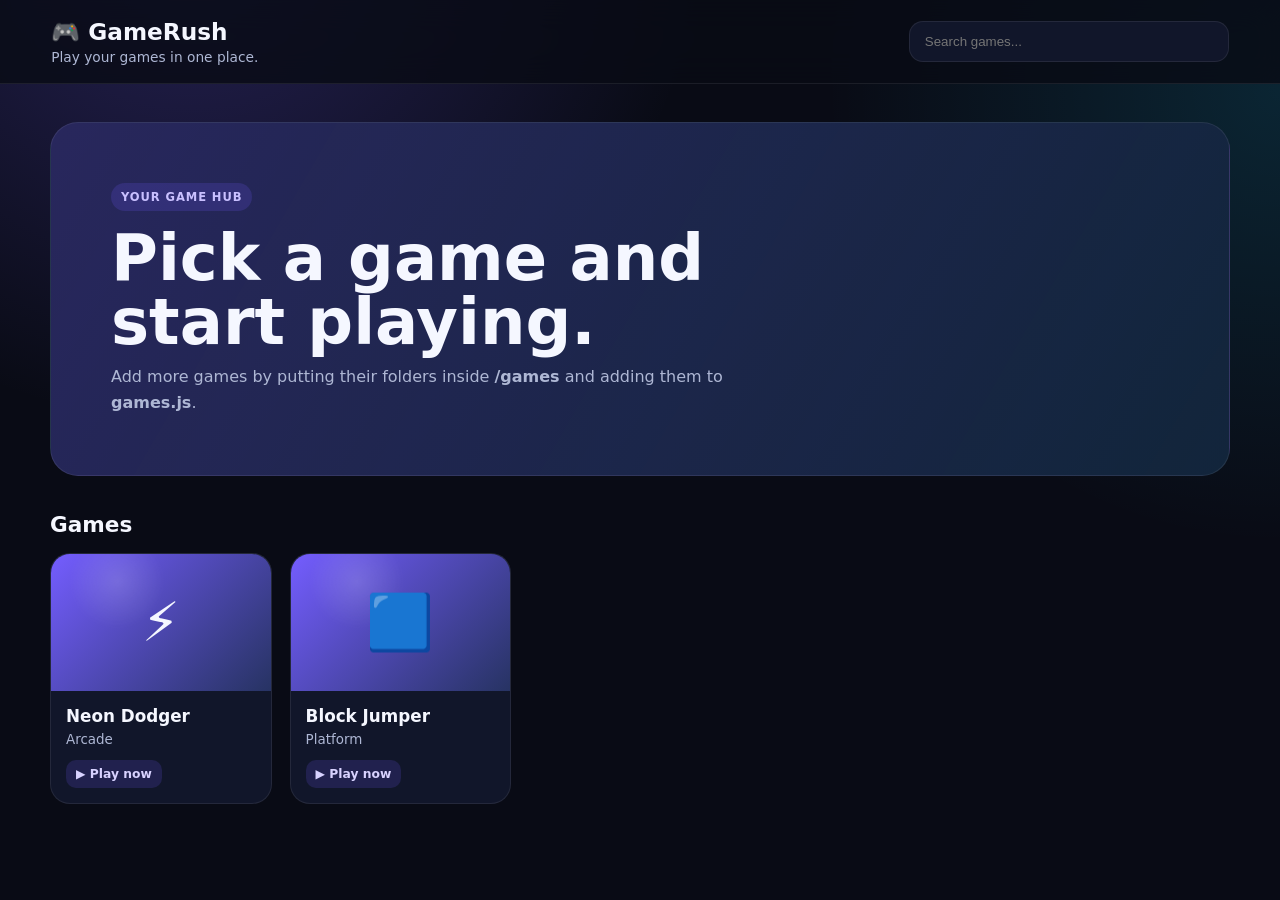
<file: index.html>
<!DOCTYPE html>
<html lang="en">
<head>
  <meta charset="UTF-8" />
  <meta name="viewport" content="width=device-width, initial-scale=1.0" />
  <title>GameZone</title>
  <link rel="stylesheet" href="style.css" />
</head>
<body>
  <header class="topbar">
    <div>
      <h1>🎮 GameRush</h1>
      <p>Play your games in one place.</p>
    </div>
    <input id="search" type="text" placeholder="Search games..." />
  </header>

  <main>
    <section class="hero">
      <div>
        <span class="badge">YOUR GAME HUB</span>
        <h2>Pick a game and start playing.</h2>
        <p>Add more games by putting their folders inside <b>/games</b> and adding them to <b>games.js</b>.</p>
      </div>
    </section>

    <section>
      <h3 class="section-title">Games</h3>
      <div id="gameGrid" class="game-grid"></div>
      <p id="emptyMessage" class="empty hidden">No games found.</p>
    </section>
  </main>

  <div id="playerModal" class="modal hidden" aria-hidden="true">
    <div class="modal-panel">
      <div class="modal-bar">
        <div>
          <strong id="playerTitle">Game</strong>
          <span id="playerCategory"></span>
        </div>
        <div class="actions">
          <button id="fullscreenBtn">⛶ Fullscreen</button>
          <button id="closeBtn">✕ Close</button>
        </div>
      </div>
      <iframe id="gameFrame" title="Game player" allow="fullscreen; autoplay; gamepad"></iframe>
    </div>
  </div>

  <script src="games.js"></script>
  <script src="app.js"></script>
</body>
</html>
</file>
<file: style.css>
* {
  box-sizing: border-box;
}

:root {
  --bg: #090b15;
  --panel: #11162a;
  --panel2: #171d36;
  --text: #f5f7ff;
  --muted: #aeb7d4;
  --accent: #725cff;
  --accent2: #16d6ff;
  --border: rgba(255,255,255,.08);
}

body {
  margin: 0;
  min-height: 100vh;
  font-family: Inter, system-ui, -apple-system, Segoe UI, Roboto, sans-serif;
  color: var(--text);
  background:
    radial-gradient(circle at 15% -10%, rgba(114,92,255,.28), transparent 35%),
    radial-gradient(circle at 100% 10%, rgba(22,214,255,.13), transparent 30%),
    var(--bg);
}

.topbar {
  position: sticky;
  top: 0;
  z-index: 5;
  display: flex;
  align-items: center;
  justify-content: space-between;
  gap: 24px;
  padding: 18px clamp(18px, 4vw, 64px);
  background: rgba(9,11,21,.82);
  backdrop-filter: blur(16px);
  border-bottom: 1px solid var(--border);
}

.topbar h1 {
  margin: 0;
  font-size: 1.45rem;
}

.topbar p {
  margin: 3px 0 0;
  color: var(--muted);
  font-size: .86rem;
}

#search {
  width: min(320px, 42vw);
  padding: 12px 15px;
  border: 1px solid var(--border);
  border-radius: 14px;
  color: var(--text);
  background: #11162a;
  outline: none;
}

#search:focus {
  border-color: var(--accent);
  box-shadow: 0 0 0 3px rgba(114,92,255,.15);
}

main {
  width: min(1180px, calc(100% - 36px));
  margin: 0 auto;
  padding: 38px 0 70px;
}

.hero {
  min-height: 250px;
  display: flex;
  align-items: center;
  padding: clamp(28px, 5vw, 60px);
  border: 1px solid var(--border);
  border-radius: 28px;
  background:
    linear-gradient(120deg, rgba(114,92,255,.24), rgba(22,214,255,.08)),
    var(--panel);
  overflow: hidden;
}

.badge {
  display: inline-block;
  padding: 7px 10px;
  border-radius: 999px;
  background: rgba(114,92,255,.18);
  color: #c9c0ff;
  font-weight: 800;
  font-size: .72rem;
  letter-spacing: .08em;
}

.hero h2 {
  max-width: 700px;
  margin: 15px 0 10px;
  font-size: clamp(2rem, 5vw, 4rem);
  line-height: 1;
}

.hero p {
  max-width: 700px;
  margin: 0;
  color: var(--muted);
  line-height: 1.6;
}

.section-title {
  margin: 36px 0 16px;
  font-size: 1.35rem;
}

.game-grid {
  display: grid;
  grid-template-columns: repeat(auto-fill, minmax(210px, 1fr));
  gap: 18px;
}

.game-card {
  cursor: pointer;
  overflow: hidden;
  border: 1px solid var(--border);
  border-radius: 20px;
  background: var(--panel);
  transition: transform .18s ease, border-color .18s ease;
}

.game-card:hover {
  transform: translateY(-5px);
  border-color: rgba(114,92,255,.65);
}

.game-cover {
  aspect-ratio: 16 / 10;
  display: grid;
  place-items: center;
  font-size: 3.4rem;
  background:
    radial-gradient(circle at 30% 20%, rgba(255,255,255,.14), transparent 25%),
    linear-gradient(135deg, #745dff, #273363);
}

.game-info {
  padding: 15px;
}

.game-info h4 {
  margin: 0 0 6px;
  font-size: 1.05rem;
}

.game-info p {
  margin: 0;
  color: var(--muted);
  font-size: .84rem;
}

.play-pill {
  display: inline-block;
  margin-top: 13px;
  padding: 7px 10px;
  border-radius: 10px;
  background: rgba(114,92,255,.17);
  color: #d8d2ff;
  font-size: .77rem;
  font-weight: 700;
}

.empty {
  color: var(--muted);
  text-align: center;
  padding: 40px 0;
}

.hidden {
  display: none !important;
}

.modal {
  position: fixed;
  inset: 0;
  z-index: 50;
  display: grid;
  place-items: center;
  padding: 20px;
  background: rgba(0,0,0,.78);
  backdrop-filter: blur(10px);
}

.modal-panel {
  width: min(1250px, 96vw);
  height: min(820px, 92vh);
  display: flex;
  flex-direction: column;
  overflow: hidden;
  border: 1px solid var(--border);
  border-radius: 20px;
  background: #080a12;
  box-shadow: 0 35px 90px rgba(0,0,0,.45);
}

.modal-bar {
  display: flex;
  align-items: center;
  justify-content: space-between;
  gap: 15px;
  padding: 12px 14px;
  border-bottom: 1px solid var(--border);
  background: var(--panel2);
}

#playerCategory {
  margin-left: 8px;
  color: var(--muted);
  font-size: .8rem;
}

.actions {
  display: flex;
  gap: 8px;
}

button {
  cursor: pointer;
  border: 1px solid var(--border);
  border-radius: 10px;
  padding: 8px 11px;
  color: var(--text);
  background: #242b49;
}

button:hover {
  filter: brightness(1.15);
}

iframe {
  flex: 1;
  width: 100%;
  border: 0;
  background: #000;
}

@media (max-width: 650px) {
  .topbar {
    align-items: flex-start;
    flex-direction: column;
  }

  #search {
    width: 100%;
  }

  main {
    width: min(100% - 24px, 1180px);
    padding-top: 20px;
  }

  .hero {
    border-radius: 20px;
  }

  .modal {
    padding: 0;
  }

  .modal-panel {
    width: 100vw;
    height: 100vh;
    border-radius: 0;
  }

  .modal-bar {
    flex-wrap: wrap;
  }
}
</file>
